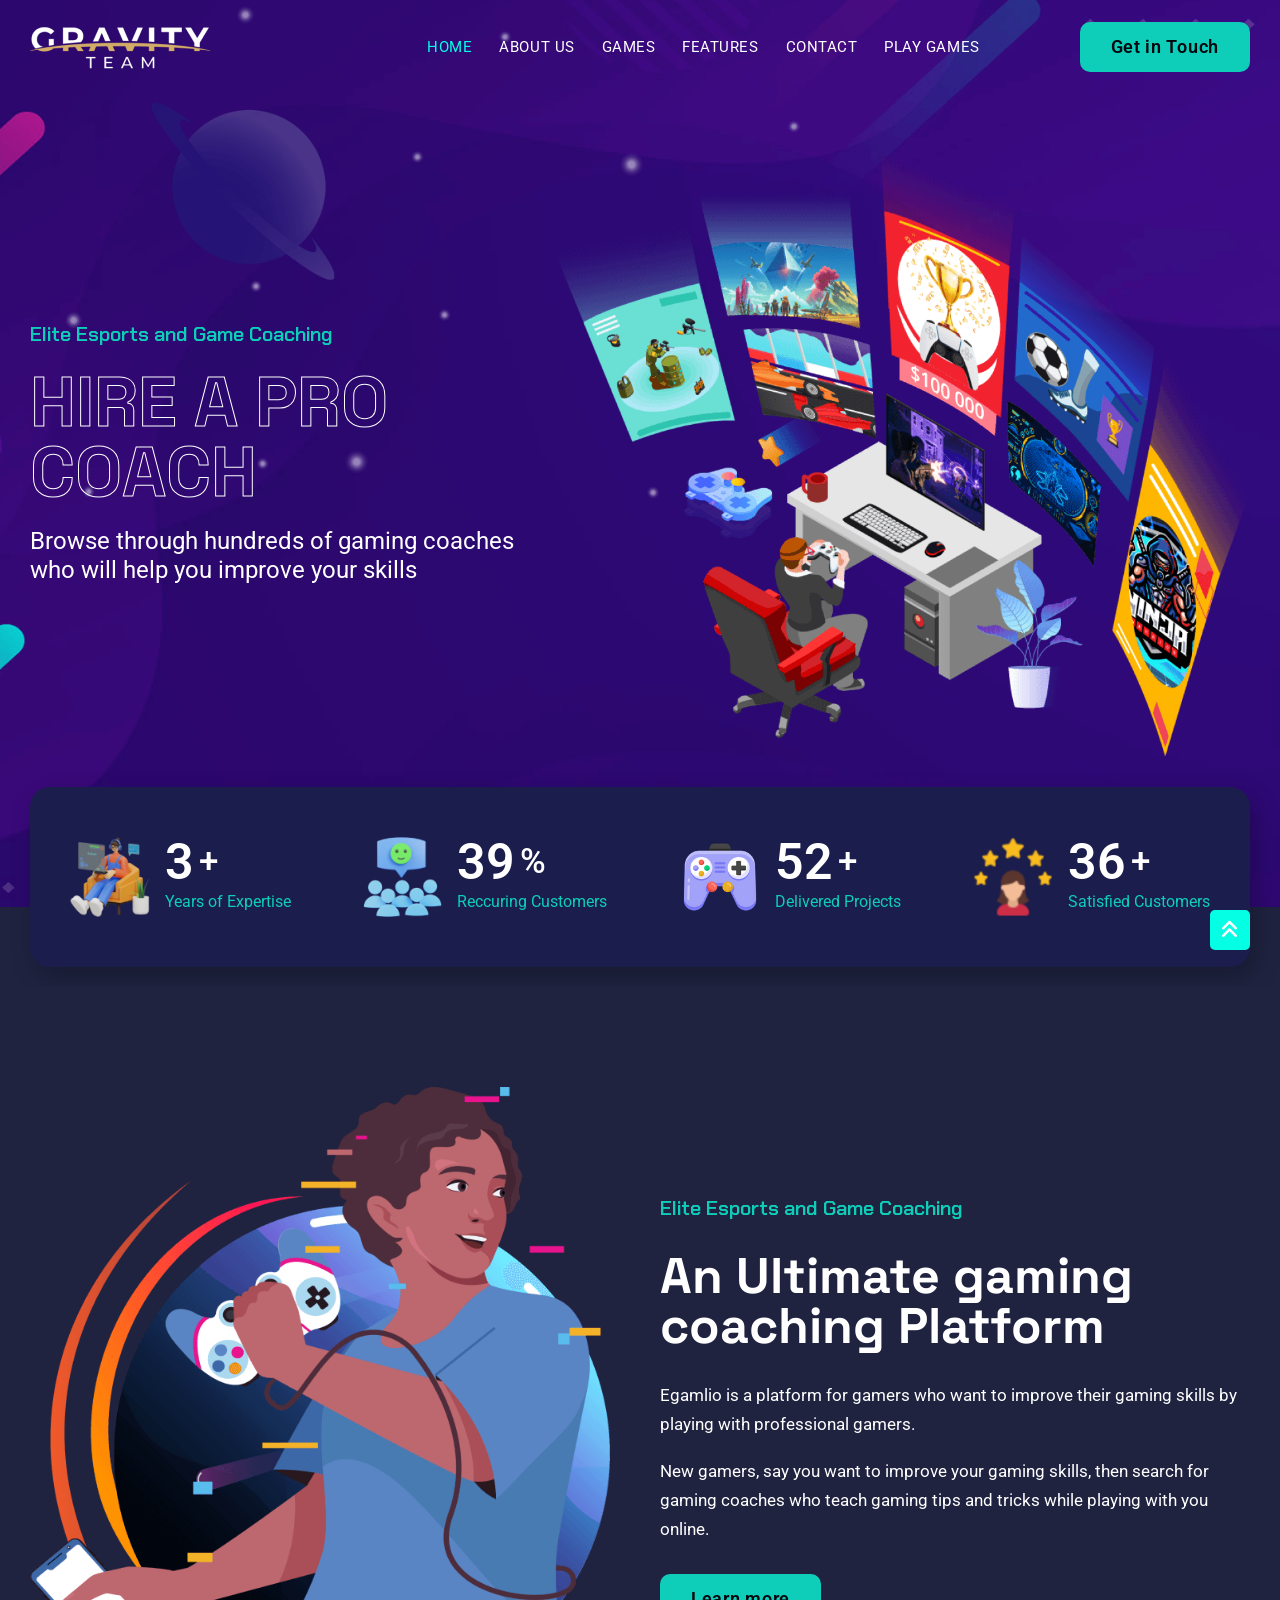
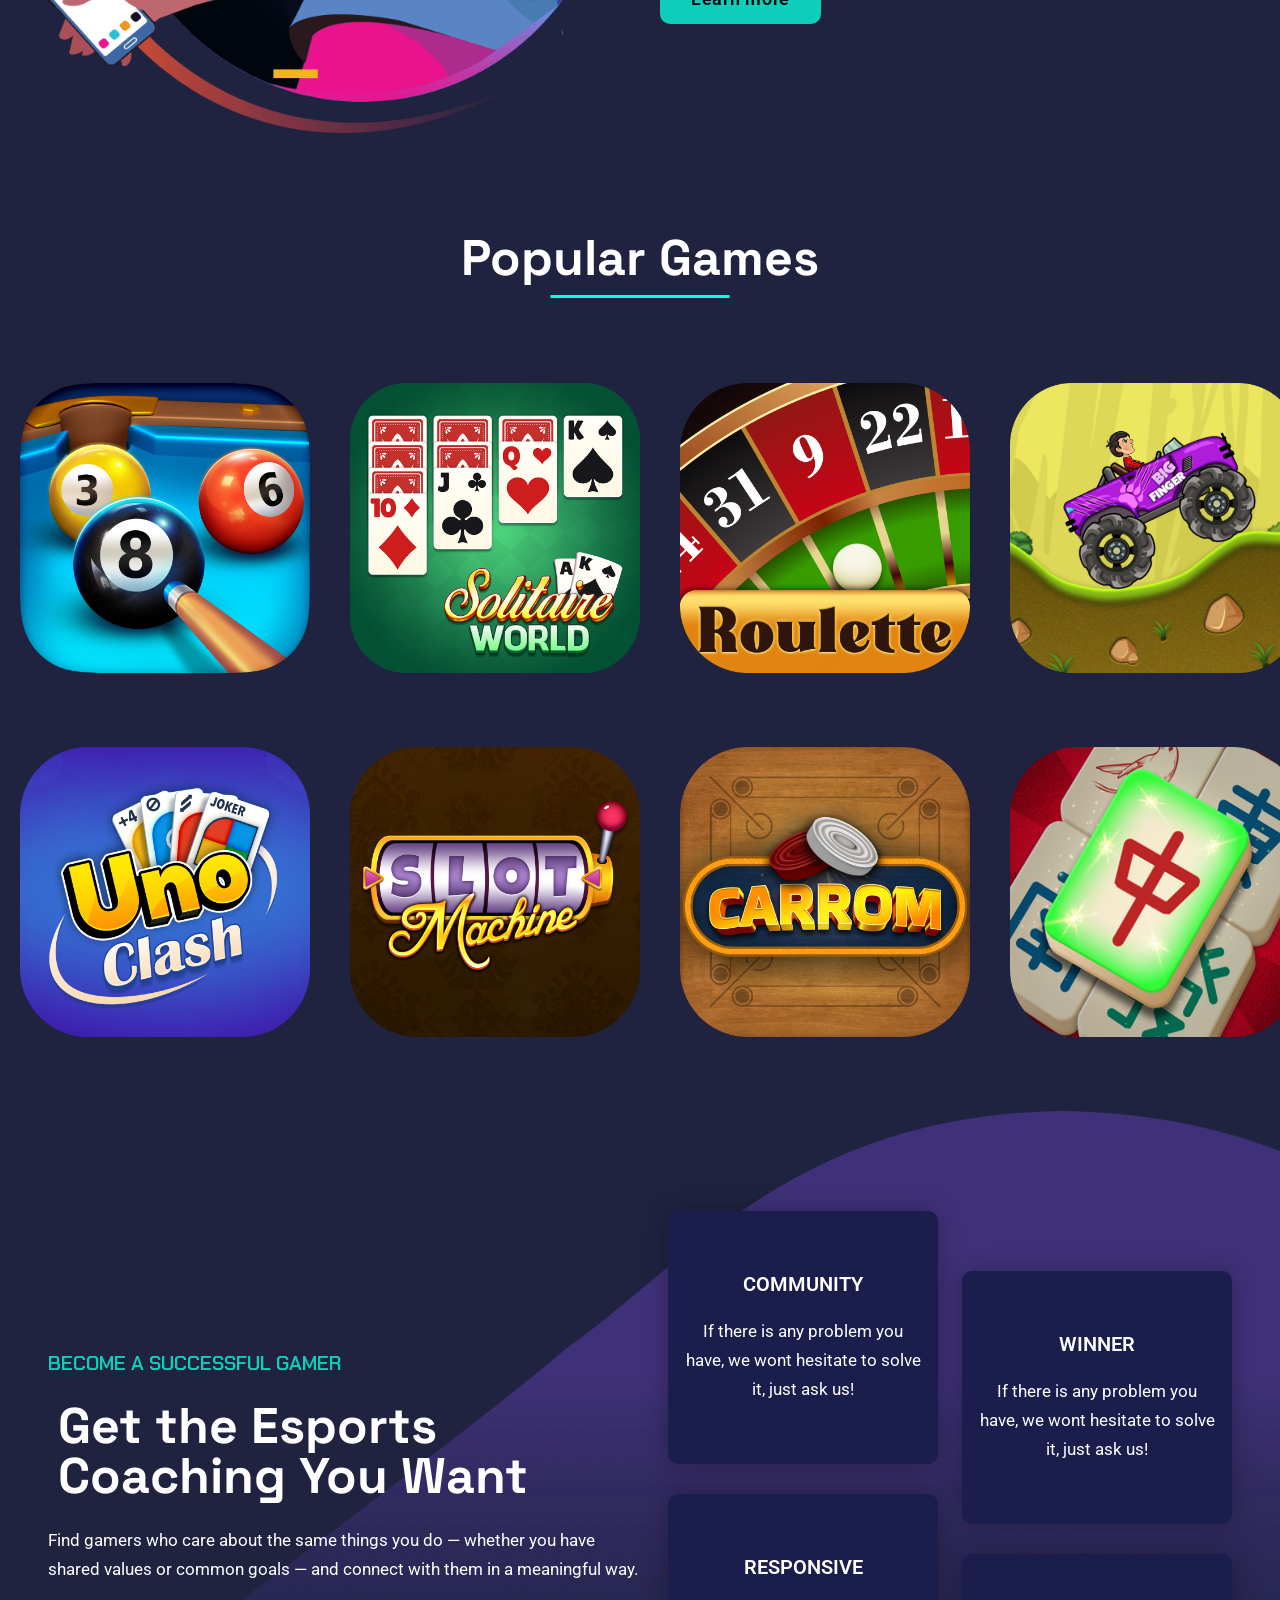
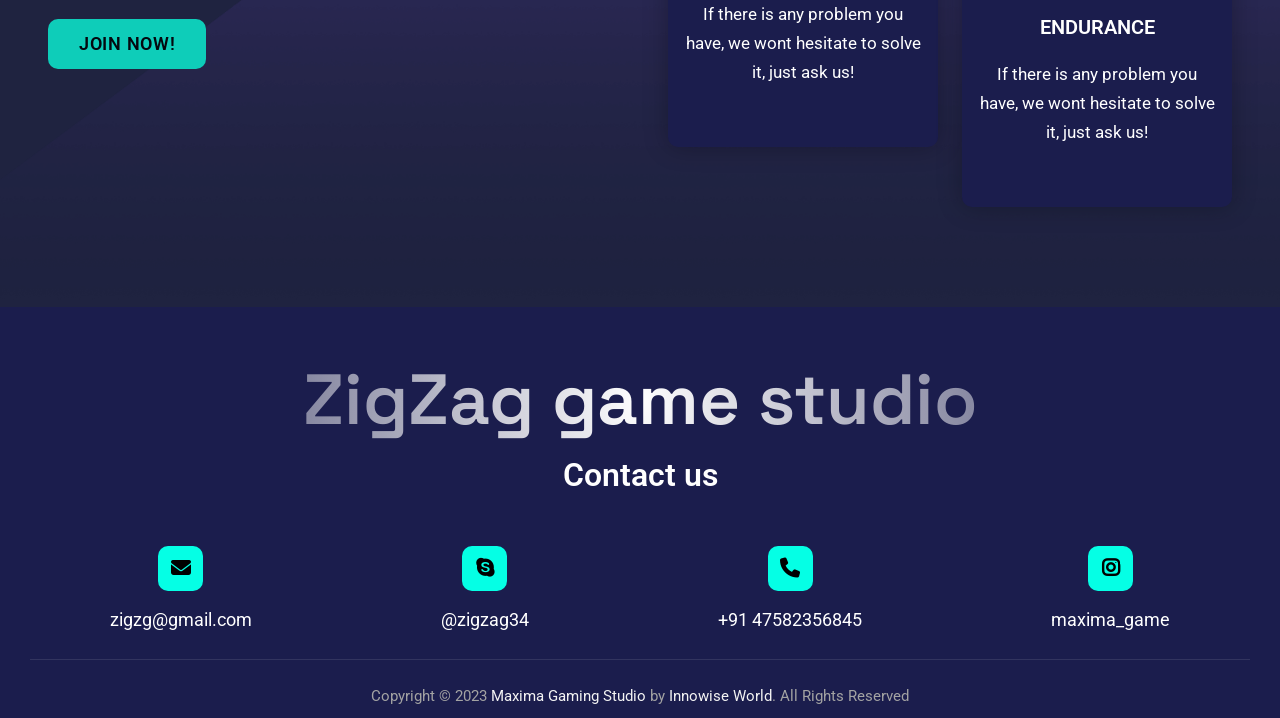
<file: index.html>
<!DOCTYPE html>
<html lang="en">

<head>
  <meta charset="UTF-8" />
  <meta http-equiv="X-UA-Compatible" content="IE=edge" />
  <meta name="viewport" content="width=device-width, initial-scale=1.0" />
  <title>Game</title>

  <link rel="stylesheet" type="text/css"
    href="https://cdnjs.cloudflare.com/ajax/libs/font-awesome/6.3.0/css/all.min.css" />

  <link rel="preconnect" href="https://fonts.googleapis.com" />
  <link rel="preconnect" href="https://fonts.gstatic.com" crossorigin />
  <link
    href="https://fonts.googleapis.com/css2?family=Chakra+Petch:ital,wght@0,300;0,400;0,500;0,600;0,700;1,300;1,400;1,500;1,600;1,700&display=swap"
    rel="stylesheet" />
  <link
    href="https://fonts.googleapis.com/css2?family=Roboto:ital,wght@0,100;0,300;0,400;0,500;0,700;0,900;1,100;1,300;1,400;1,500;1,700;1,900&display=swap"
    rel="stylesheet" />
  <link href="https://fonts.googleapis.com/css2?family=Space+Grotesk:wght@300..700&display=swap" rel="stylesheet" />
  <link rel="stylesheet" href="https://cdn.jsdelivr.net/npm/swiper@11/swiper-bundle.min.css" />
  <link rel="stylesheet" href="scss/style.css" />
</head>

<body>
  <header id="navbarsticky">
    <div class="container">
      <div class="main_header">
        <div class="logo">
          <img src="./img/logo.png" alt="logo_img" />
        </div>
        <div class="right_nav">
          <nav>
            <div class="menu">
              <ul id="menuid">
                <li class="topmenu active">
                  <a href="#home">Home</a>
                </li>
                <li class="topmenu">
                  <a href="#about_us">About us</a>
                </li>
                <li class="topmenu">
                  <a href="#games">Games</a>
                </li>
                <li class="topmenu submenu">
                  <a href="#service">Features </a>
                </li>
                <li class="topmenu">
                  <a href="#contact">Contact</a>
                </li>
                <li class="topmenu">
                  <a href="javascript:void(0)">Play Games</a>
                </li>
              </ul>
            </div>
          </nav>
          <div class="touch_button">
            <a href="steller/public_html/getintotouch.html " class="btn"><span class="text common_button">Get in Touch</span>
              <span><i class="fa fa-phone" aria-hidden="true"></i></span></a>
          </div>
          <div class="navIcon">
            <span></span>
            <span></span>
            <span></span>
          </div>
        </div>
      </div>
    </div>
  </header>
  <section class="main_banner" id="home">
    <div class="container">
      <div class="banner_inner">
        <div class="left_banner">
          <h5 class="sub_title slide2">Elite Esports and Game Coaching</h5>
          <h1 class="slide1">HIRE A PRO COACH</h1>
          <p class="xlr slide2">
            Browse through hundreds of gaming coaches who will help you
            improve your skills
          </p>
        </div>
        <div class="right_banner">
          <img src="./img/top_banner.png" alt="" />
        </div>
      </div>
    </div>
  </section>
  <section class="counter_main">
    <div class="container">
      <div class="counter_inner">
        <div class="counter_1">
          <div class="counter_img">
            <img src="./img/counter-icon-1.png" alt="counter_img" />
          </div>
          <div class="counter_text">
            <div class="counter_value" data-module="countup">
              <div class="stat-number" data-countup-number="7">7</div>
              <span>+</span>
            </div>
            <p>Years of Expertise</p>
          </div>
        </div>
        <div class="counter_1">
          <div class="counter_img">
            <img src="./img/counter-icon-2.png" alt="counter_img" />
          </div>
          <div class="counter_text">
            <div class="counter_value" data-module="countup">
              <div class="stat-number" data-countup-number="90">90</div>
              <span>%</span>
            </div>
            <p>Reccuring Customers</p>
          </div>
        </div>
        <div class="counter_1">
          <div class="counter_img">
            <img src="./img/counter-icon-3.png" alt="counter_img" />
          </div>
          <div class="counter_text">
            <div class="counter_value" data-module="countup">
              <div class="stat-number" data-countup-number="120">120</div>
              <span>+</span>
            </div>
            <p>Delivered Projects</p>
          </div>
        </div>
        <div class="counter_1">
          <div class="counter_img">
            <img src="./img/counter-icon-4.png" alt="counter_img" />
          </div>
          <div class="counter_text">
            <div class="counter_value" data-module="countup">
              <div class="stat-number" data-countup-number="84">84</div>
              <span>+</span>
            </div>
            <p>Satisfied Customers</p>
          </div>
        </div>
      </div>
    </div>
  </section>
  <section class="about_us" id="about_us">
    <div class="container">
      <div class="aboutus_inner">
        <div class="left_about">
          <img src="./img/about-us-img.png" alt="aboutus_img" />
        </div>
        <div class="right_about">
          <h5 class="sub_title">Elite Esports and Game Coaching</h5>
          <h2 class="title">An Ultimate gaming coaching Platform</h2>
          <p>
            Egamlio is a platform for gamers who want to improve their gaming
            skills by playing with professional gamers.
          </p>
          <br />
          <p>
            New gamers, say you want to improve your gaming skills, then
            search for gaming coaches who teach gaming tips and tricks while
            playing with you online.
          </p>
          <a href="javascript:void(0)" class="common_button btn">Learn more</a>
        </div>
      </div>
    </div>
  </section>
  <section class="games" id="games">
    <div class="games_inner">
      <div class="title">
        <h2>Popular Games</h2>
      </div>
      <div class="games_box">
        <div class="game_slide game_slider_1">
          <div class="box_main">
            <div class="box_inner">
              <a href="javascript:void(0)"><img src="./img/slider_1.png" alt="game_img" /></a>
            </div>
          </div>
          <div class="box_main">
            <div class="box_inner">
              <a href="javascript:void(0)"><img src="./img/slider_2.png" alt="game_img" /></a>
            </div>
          </div>
          <div class="box_main">
            <div class="box_inner">
              <a href="javascript:void(0)"><img src="./img/slider_3.png" alt="game_img" /></a>
            </div>
          </div>
          <div class="box_main">
            <div class="box_inner">
              <a href="javascript:void(0)">
                <img src="./img/slider_4.png" alt="game_img" /></a>
            </div>
          </div>
          <div class="box_main">
            <div class="box_inner">
              <a href="javascript:void(0)"><img src="./img/slider_5.png" alt="game_img" /></a>
            </div>
          </div>
          <div class="box_main">
            <div class="box_inner">
              <a href="javascript:void(0)"><img src="./img/slider_6.png" alt="game_img" /></a>
            </div>
          </div>
          <div class="box_main">
            <div class="box_inner">
              <a href="javascript:void(0)">
                <img src="./img/slider_14.png" alt="game_img" /></a>
            </div>
          </div>
        </div>
        <div class="game_slide game_slider_2">
          <div class="box_main">
            <div class="box_inner">
              <a href="javascript:void(0)">
                <img src="./img/slider_7.png" alt="game_img" /></a>
            </div>
          </div>
          <div class="box_main">
            <div class="box_inner">
              <a href="javascript:void(0)">
                <img src="./img/slider_8.png" alt="game_img" /></a>
            </div>
          </div>
          <div class="box_main">
            <div class="box_inner">
              <a href="javascript:void(0)"><img src="./img/slider_9.png" alt="game_img" />
              </a>
            </div>
          </div>
          <div class="box_main">
            <div class="box_inner">
              <a href="javascript:void(0)"><img src="./img/slider_10.png" alt="game_img" /></a>
            </div>
          </div>
          <div class="box_main">
            <div class="box_inner">
              <a href="javascript:void(0)"><img src="./img/slider_11.png" alt="game_img" /></a>
            </div>
          </div>
          <div class="box_main">
            <div class="box_inner">
              <a href="javascript:void(0)"><img src="./img/slider_12.png" alt="game_img" /></a>
            </div>
          </div>
          <div class="box_main">
            <div class="box_inner">
              <a href="javascript:void(0)">
                <img src="./img/slider_13.png" alt="game_img" /></a>
            </div>
          </div>
        </div>
      </div>
    </div>
  </section>
  <section class="features" id="service">
    <div class="container">
      <div class="features_inner">
        <div class="left_features slide1">
          <h5 class="sub_title">BECOME A SUCCESSFUL GAMER</h5>
          <h2>Get the Esports Coaching You Want</h2>
          <p>
            Find gamers who care about the same things you do — whether you
            have shared values or common goals — and connect with them in a
            meaningful way.
          </p>
          <a href="javascript:void(0)" class="common_button btn">JOIN NOW!</a>
        </div>
        <div class="right_features">
          <div class="feature_col col-1">
            <div class="feature_box">
              <div class="main_content">
                <h5>COMMUNITY</h5>
                <p>
                  If there is any problem you have, we wont hesitate to solve
                  it, just ask us!
                </p>
              </div>
            </div>
            <div class="feature_box">
              <div class="main_content">
                <h5>Responsive</h5>
                <p>
                  If there is any problem you have, we wont hesitate to solve
                  it, just ask us!
                </p>
              </div>
            </div>
          </div>
          <div class="feature_col col-2">
            <div class="feature_box">
              <div class="main_content">
                <h5>winner</h5>
                <p>
                  If there is any problem you have, we wont hesitate to solve
                  it, just ask us!
                </p>
              </div>
            </div>
            <div class="feature_box">
              <div class="main_content">
                <h5>endurance</h5>
                <p>
                  If there is any problem you have, we wont hesitate to solve
                  it, just ask us!
                </p>
              </div>
              <div class="hover_box">
                <div class="overlay"></div>
              </div>
            </div>
          </div>
        </div>
      </div>
    </div>
  </section>
<!-- 
  <section class="mobileapp">
    <div class="swiper-container">
      <div class="swiper-wrapper">
        <div class="swiper-slide">
          <img src="./img/phone_4.png" alt="" />
        </div>
        <div class="swiper-slide">
          <img src="./img/phone_1.png" alt="" />
        </div>
        <div class="swiper-slide">
          <img src="./img/phone_2.png" alt="" />
        </div>
        <div class="swiper-slide">
          <img src="./img/phone_3.png" alt="" />
        </div>

        <div class="swiper-slide">
          <img src="./img/phone_5.png" alt="" />
        </div>
        <div class="swiper-slide">
          <img src="./img/phone_6.png" alt="" />
        </div>
        <div class="swiper-slide">
          <img src="./img/phone_4.png" alt="" />
        </div>
        <div class="swiper-slide">
          <img src="./img/phone_1.png" alt="" />
        </div>
        <div class="swiper-slide">
          <img src="./img/phone_2.png" alt="" />
        </div>
        <div class="swiper-slide">
          <img src="./img/phone_3.png" alt="" />
        </div>

        <div class="swiper-slide">
          <img src="./img/phone_5.png" alt="" />
        </div>
        <div class="swiper-slide">
          <img src="./img/phone_6.png" alt="" />
        </div>
      </div>
      <div class="swiper-pagination"></div>
    </div>
  </section> -->

  <footer id="contact">
    <div class="container">
      <div class="footer_inner">
        <div class="heading">
          <h3>Contact us</h3>
          <div class="social_content">
           
            <div class="main_social_Icon">
              <span><i class="fa fa-envelope" aria-hidden="true"></i></span>
              <a href="javascript:void(0)"><span>zigzg@gmail.com</span></a>
            </div>
            <div class="main_social_Icon">
              <span><i class="fa-brands fa-skype"></i></span>
              <a href="javascript:void(0)"><span>@zigzag34</span></a>
            </div>
            <div class="main_social_Icon">
              <span><i class="fa fa-phone" aria-hidden="true"></i></span>
              <a href="tel:+91 9773278747"><span>+91 47582356845</span></a>
            </div>
            <div class="main_social_Icon">
              <span> <i class="fa-brands fa-instagram"></i></span>
              <a href="javascript:void(0)"><span>maxima_game</span></a>
            </div>
          </div>
        </div>
      

      </div>
      <p class="copyrights">
        Copyright © 2023 <a href="javascript:void(0)">Maxima Gaming Studio</a> by <a href="javascript:void(0)">Innowise World</a>. All Rights Reserved
      </p>
    </div>
  </footer>
  <!-- scroll to top functionality -->


  <button id="scrollToTopButton" title="Scroll to Top">
    <i class="fas fa-angle-double-up"></i>
  </button>
  <script src="https://code.jquery.com/jquery-3.6.0.min.js"
    integrity="sha256-/xUj+3OJU5yExlq6GSYGSHk7tPXikynS7ogEvDej/m4=" crossorigin="anonymous"></script>
  <script src="//code.jquery.com/jquery-1.11.0.min.js"></script>
  <script src="https://cdn.jsdelivr.net/npm/swiper@11/swiper-bundle.min.js"></script>

  <script src="./script/script.js"></script>
</body>

</html>
</file>
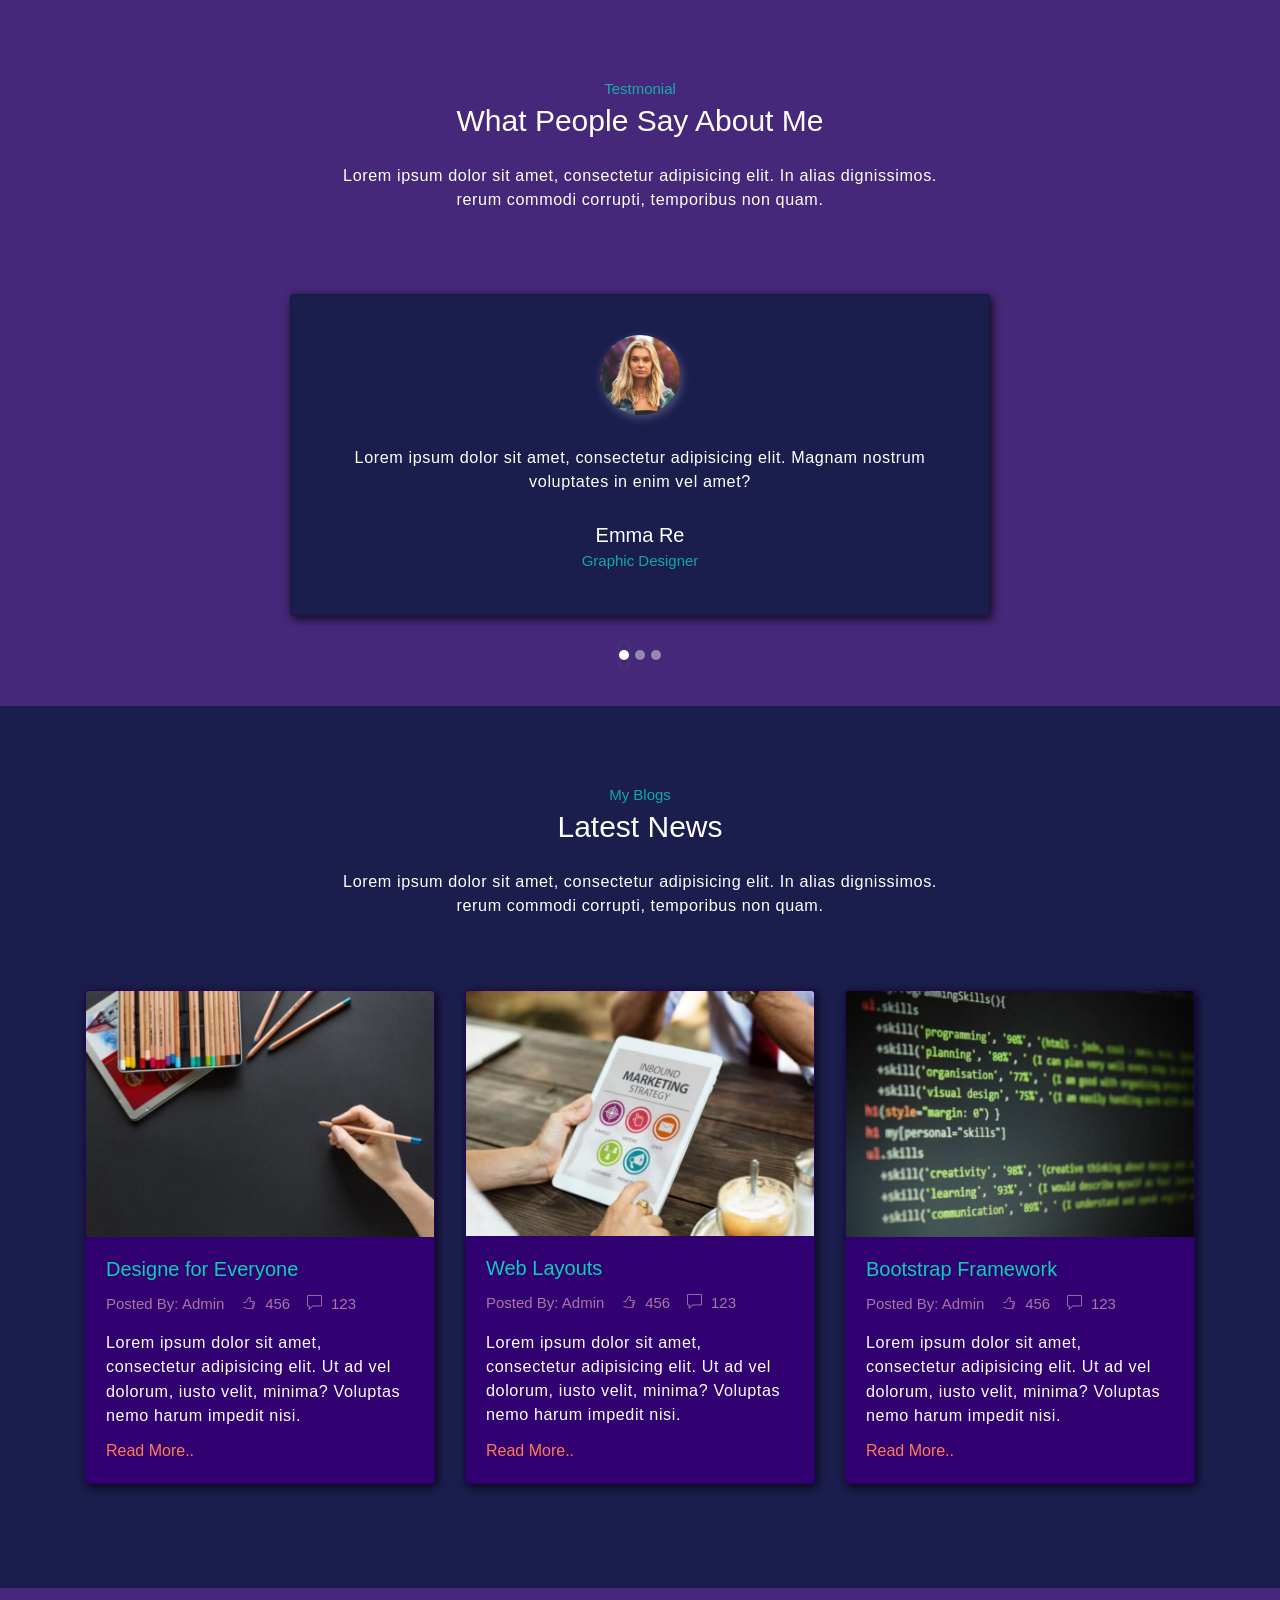
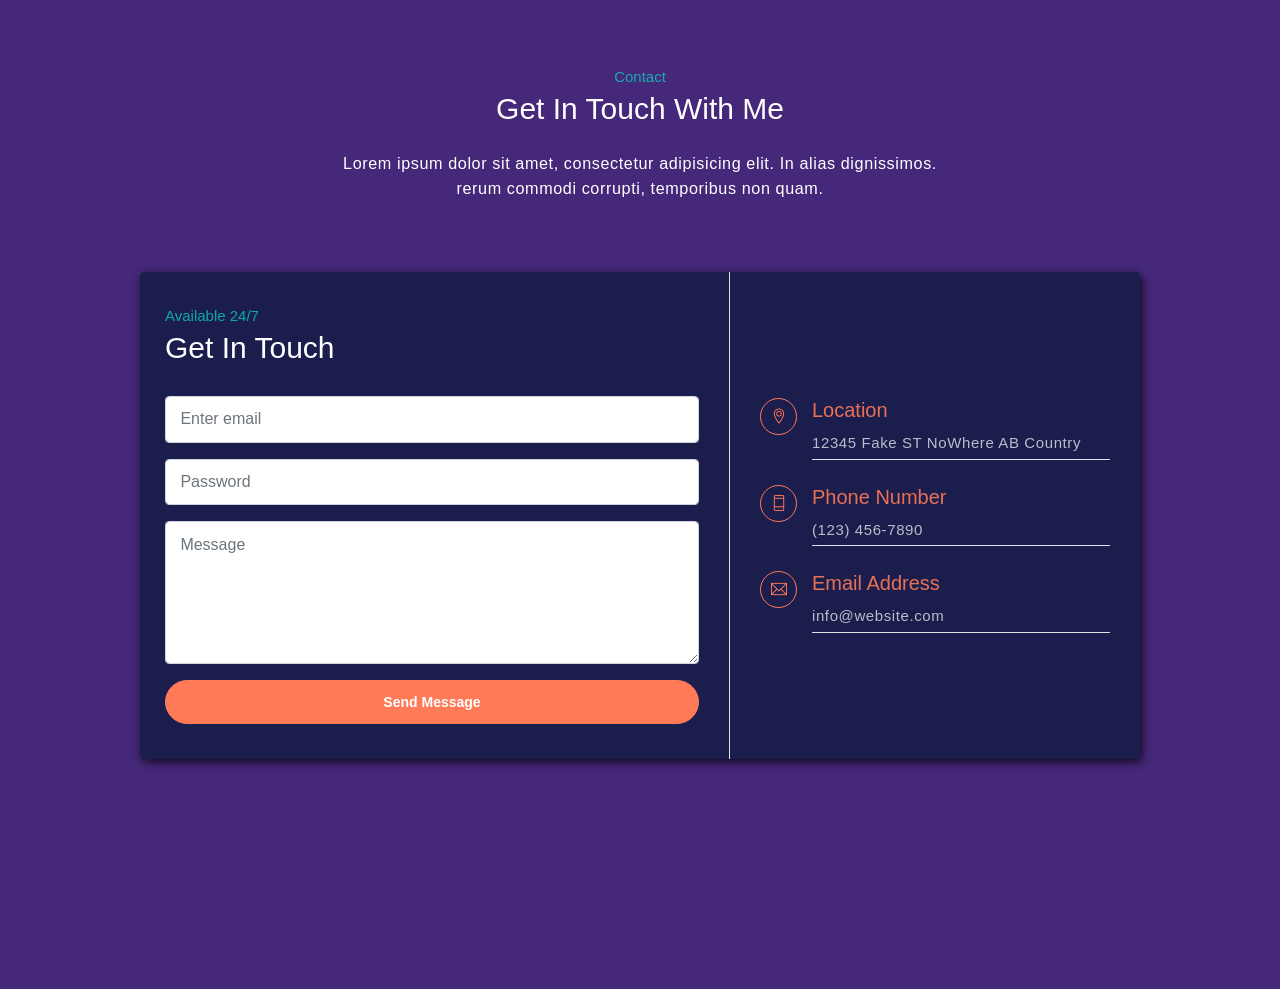
<file: steller/public_html/getintotouch.html>
<!DOCTYPE html>
<html lang="en">
<head>
	<meta charset="utf-8">
    <meta name="viewport" content="width=device-width, initial-scale=1, shrink-to-fit=no">
    <meta name="description" content="Start your development with Steller landing page.">
    <meta name="author" content="Devcrud">
    <title>Steller Landing page | Free Bootstrap 4.1 landing page</title>
    <!-- font icons -->
    <link rel="stylesheet" href="assets/vendors/themify-icons/css/themify-icons.css">
    <!-- Bootstrap + Steller main styles -->
	<link rel="stylesheet" href="assets/css/steller.css">
</head>
<body data-spy="scroll" data-target=".navbar" data-offset="40" id="home">
   
    <!-- Testmonial Section -->
    <section id="testmonial" class="section">
        <div class="container text-center">
            <h6 class="subtitle">Testmonial</h6>
            <h6 class="section-title mb-4">What People Say About Me</h6>
            <p class="mb-5 pb-4">Lorem ipsum dolor sit amet, consectetur adipisicing elit. In alias dignissimos. <br> rerum commodi corrupti, temporibus non quam.</p>


            <div id="carouselExampleIndicators" class="carousel slide" data-ride="carousel">
                <ol class="carousel-indicators">
                    <li data-target="#carouselExampleIndicators" data-slide-to="0" class="active"></li>
                    <li data-target="#carouselExampleIndicators" data-slide-to="1"></li>
                    <li data-target="#carouselExampleIndicators" data-slide-to="2"></li>
                </ol>
                <div class="carousel-inner">
                    <div class="carousel-item active">
                        <div class="card testmonial-card ">
                            <div class="card-body">
                                <img src="assets/imgs/avatar-1.jpg" alt="">
                                <p>Lorem ipsum dolor sit amet, consectetur adipisicing elit. Magnam nostrum voluptates in enim vel amet?</p>
                                <h1 class="title">Emma Re</h1>
                                <h1 class="subtitle">Graphic Designer</h1>
                            </div>
                        </div>
                    </div>
                    <div class="carousel-item">
                        <div class="card testmonial-card ">
                            <div class="card-body">
                                <img src="assets/imgs/avatar-2.jpg" alt="">
                                <p>Lorem ipsum dolor sit amet, consectetur adipisicing elit. Magnam nostrum voluptates in enim vel amet?</p>
                                <h1 class="title">James Bert</h1>
                                <h1 class="subtitle">Web Designer</h1>
                            </div>
                        </div>
                    </div>
                    <div class="carousel-item">
                        <div class="card testmonial-card ">
                            <div class="card-body">
                                <img src="assets/imgs/avatar-3.jpg" alt="">
                                <p>Lorem ipsum dolor sit amet, consectetur adipisicing elit. Magnam nostrum voluptates in enim vel amet?</p>
                                <h1 class="title">Michael Abra</h1>
                                <h1 class="subtitle">Web Developer</h1>
                            </div>
                        </div>
                    </div>
                </div>
            </div>
        </div>
    </section>
    <!-- End of testmonial section -->

    <!-- Blog Section -->
    <section id="blog" class="section">
        <div class="container text-center">
            <h6 class="subtitle">My Blogs</h6>
            <h6 class="section-title mb-4">Latest News</h6>
            <p class="mb-5 pb-4">Lorem ipsum dolor sit amet, consectetur adipisicing elit. In alias dignissimos. <br> rerum commodi corrupti, temporibus non quam.</p>

            <div class="row text-left">
                <div class="col-md-4">
                    <div class="card  mb-4">
                        <img src="assets/imgs/blog-1.jpg" alt="" class="card-img-top w-100">
                        <div class="card-body">
                            <h5 class="card-title">Designe for Everyone</h5>
                            <div class="post-details">
                                <a href="javascript:void(0)">Posted By: Admin</a>
                                <a href="javascript:void(0)"><i class="ti-thumb-up"></i> 456</a>
                                <a href="javascript:void(0)"><i class="ti-comment"></i> 123</a>
                            </div>
                            <p>Lorem ipsum dolor sit amet, consectetur adipisicing elit. Ut ad vel dolorum, iusto velit, minima? Voluptas nemo harum impedit nisi.</p>
                            <a href="javascript:void(0)">Read More..</a>
                        </div>
                    </div>
                </div>
                <div class="col-md-4">
                    <div class="card  mb-4">
                        <img src="assets/imgs/blog-2.jpg" alt="" class="card-img-top w-100">
                        <div class="card-body">
                            <h5 class="card-title">Web Layouts</h5>
                            <div class="post-details">
                                <a href="javascript:void(0)">Posted By: Admin</a>
                                <a href="javascript:void(0)"><i class="ti-thumb-up"></i> 456</a>
                                <a href="javascript:void(0)"><i class="ti-comment"></i> 123</a>
                            </div>
                            <p>Lorem ipsum dolor sit amet, consectetur adipisicing elit. Ut ad vel dolorum, iusto velit, minima? Voluptas nemo harum impedit nisi.</p>
                            <a href="javascript:void(0)">Read More..</a>
                        </div>
                    </div>
                </div>
                <div class="col-md-4">
                    <div class="card  mb-4">
                        <img src="assets/imgs/blog-3.jpg" alt="" class="card-img-top w-100">
                        <div class="card-body">
                            <h5 class="card-title">Bootstrap Framework</h5>
                            <div class="post-details">
                                <a href="javascript:void(0)">Posted By: Admin</a>
                                <a href="javascript:void(0)"><i class="ti-thumb-up"></i> 456</a>
                                <a href="javascript:void(0)"><i class="ti-comment"></i> 123</a>
                            </div>
                            <p>Lorem ipsum dolor sit amet, consectetur adipisicing elit. Ut ad vel dolorum, iusto velit, minima? Voluptas nemo harum impedit nisi.</p>
                            <a href="javascript:void(0)">Read More..</a>
                        </div>
                    </div>
                </div>
            </div>
        </div>
    </section>
 <!--End Blog Section -->


    <!-- Contact Section -->
    <section id="contact" class="position-relative section">
        <div class="container text-center">
            <h6 class="subtitle">Contact</h6>
            <h6 class="section-title mb-4">Get In Touch With Me</h6>
            <p class="mb-5 pb-4">Lorem ipsum dolor sit amet, consectetur adipisicing elit. In alias dignissimos. <br> rerum commodi corrupti, temporibus non quam.</p>

            <div class="contact text-left">
                <div class="form">
                    <h6 class="subtitle">Available 24/7</h6>
                    <h6 class="section-title mb-4">Get In Touch</h6>
                    <form>
                        <div class="form-group">
                            <input type="email" class="form-control" id="exampleInputEmail1" aria-describedby="emailHelp" placeholder="Enter email" required>
                        </div>
                        <div class="form-group">
                            <input type="password" class="form-control" id="exampleInputPassword1" placeholder="Password" required>
                        </div>
                        <div class="form-group">
                            <textarea name="contact-message" id="" cols="30" rows="5" class="form-control" placeholder="Message"></textarea>
                        </div>
                        <button type="submit" class="btn btn-primary btn-block rounded w-lg">Send Message</button>
                    </form>
                </div>
                <div class="contact-infos">
                    <div class="item">
                        <i class="ti-location-pin"></i>
                        <div class="">
                            <h5>Location</h5>
                            <p> 12345 Fake ST NoWhere AB Country</p>
                        </div>                          
                    </div>
                    <div class="item">
                        <i class="ti-mobile"></i>
                        <div>
                            <h5>Phone Number</h5>
                            <p>(123) 456-7890</p>
                        </div>                          
                    </div>
                    <div class="item">
                        <i class="ti-email"></i>
                        <div class="mb-0">
                            <h5>Email Address</h5>
                            <p>info@website.com</p>
                        </div>
                    </div>
                </div>                  
            </div>
        </div>  
        <div id="map">
            <iframe src="https://snazzymaps.com/embed/61257"></iframe>
        </div>      
    </section>
    <!-- End of Contact Section -->
	
	<!-- core  -->
    <script src="assets/vendors/jquery/jquery-3.4.1.js"></script>
    <script src="assets/vendors/bootstrap/bootstrap.bundle.js"></script>
    <!-- bootstrap 3 affix -->
	<script src="assets/vendors/bootstrap/bootstrap.affix.js"></script>

    <!-- steller js -->
    <script src="assets/js/steller.js"></script>



</body>
</html>
</file>
<file: scss/style.css>
* {
  margin: 0;
  padding: 0;
  box-sizing: border-box;
  scroll-behavior: smooth;
}

img {
  max-width: 100%;
  display: block;
}

body {
  font-style: normal;
}

body,
html {
  scroll-behavior: smooth;
  background-color: #1f2340;
}

li {
  list-style: none;
}

a {
  text-decoration: none;
  transition: all 0.5s ease-in-out;
  display: inline-flex;
}

.container {
  max-width: 1420px;
  width: 100%;
  padding: 0px 30px;
  margin: 0 auto;
}
@media screen and (max-width: 767px) {
  .container {
    padding: 0px 15px;
  }
}

.overflow {
  overflow: hidden !important;
}

h1 {
  -webkit-text-stroke-width: 1px;
  color: rgba(255, 255, 255, 0);
  -webkit-text-stroke-color: #ffffff;
  font: normal normal 900 70px/70px "Space Grotesk";
}
@media screen and (max-width: 1140px) {
  h1 {
    font-size: 60px;
    line-height: 60px;
  }
}
@media screen and (max-width: 1023px) {
  h1 {
    font-size: 55px;
    line-height: 55px;
  }
}
@media screen and (max-width: 575px) {
  h1 {
    font-size: 50px;
    line-height: 50px;
  }
}

h2 {
  font: normal normal 700 60px/60px "Space Grotesk";
  color: #fff;
}
@media screen and (max-width: 1280px) {
  h2 {
    font-size: 50px;
    line-height: 50px;
  }
}
@media screen and (max-width: 1140px) {
  h2 {
    font-size: 45px;
    line-height: 45px;
  }
}
@media screen and (max-width: 991px) {
  h2 {
    font-size: 40px;
    line-height: 40px;
  }
}
@media screen and (max-width: 575px) {
  h2 {
    font-size: 34px;
    line-height: 40px;
  }
}

h3 {
  font: normal normal 600 35px/45px "Roboto";
  color: #fff;
}
@media screen and (max-width: 1280px) {
  h3 {
    font-size: 32px;
    line-height: 42px;
  }
}
@media screen and (max-width: 1140px) {
  h3 {
    font-size: 30px;
    line-height: 40px;
  }
}
@media screen and (max-width: 991px) {
  h3 {
    font-size: 25px;
    line-height: 35px;
  }
}

h5 {
  font: normal normal 600 24px/30px "Roboto";
  color: #fff;
}
@media screen and (max-width: 1280px) {
  h5 {
    font-size: 20px;
    line-height: 26px;
  }
}
@media screen and (max-width: 1140px) {
  h5 {
    font-size: 18px;
    line-height: 24px;
  }
}
@media screen and (max-width: 991px) {
  h5 {
    font-size: 17px;
    line-height: 23px;
  }
}

p {
  font: normal normal 400 18px/30px "Roboto";
  color: #fff;
}
@media screen and (max-width: 1280px) {
  p {
    font-size: 17px;
    line-height: 29px;
  }
}
@media screen and (max-width: 991px) {
  p {
    font-size: 16px;
    line-height: 25px;
  }
}

.sub_title {
  color: #0ecdb9;
  font-family: "Chakra Petch";
}

.btn {
  font-family: Roboto;
  font-weight: 600;
  font-size: 18px;
  line-height: 28px;
  letter-spacing: 0.7px;
}
@media screen and (max-width: 991px) {
  .btn {
    font-size: 17px;
    letter-spacing: 0.2px;
    line-height: 20px;
  }
}

.common_button {
  color: #04080f;
  background-color: #0ecdb9;
  padding: 10px 30px;
  text-align: center;
  transition: all 0.5s ease-in-out;
  border: 1px solid transparent;
  border-radius: 10px;
}
@media screen and (max-width: 991px) {
  .common_button {
    padding: 10px 15px;
  }
}
.common_button:hover {
  color: #fff;
  background: transparent;
  border: 1px solid #0ecdb9;
}

.sticky {
  box-shadow: 0px 0px 17px 0px rgba(95, 121, 255, 0.54);
  background-color: #1b1d4d;
}

#scrollToTopButton {
  cursor: pointer;
  position: fixed;
  width: 40px;
  height: 40px;
  bottom: 50px;
  right: 30px;
  background-color: #05ffe5;
  border: none;
  color: #fff;
  border-radius: 5px;
  opacity: 1;
  z-index: 1000;
  line-height: 40px;
  font-size: 20px;
  transition: all 0.5s ease-in-out;
  transform: translateY(100px);
}
@media screen and (max-width: 639px) {
  #scrollToTopButton {
    bottom: 30px;
    right: 15px;
  }
}

.scroll_active#scrollToTopButton {
  transform: translateY(0);
}

.slide1 {
  animation: 3s slide1;
}

@keyframes slide1 {
  0% {
    opacity: 0;
    transform: translate3d(-100%, 0, 0);
  }
  100% {
    opacity: 1;
    transform: none;
  }
}
.slide2 {
  animation: 3s slide2;
}

@keyframes slide2 {
  0% {
    opacity: 0;
    transform: translate3d(100%, 0, 0);
  }
  100% {
    opacity: 1;
    transform: none;
  }
}
.bottom_to_top {
  animation: 3s bottom_to_top;
}

@keyframes bottom_to_top {
  0% {
    opacity: 0;
    transform: translate3d(0, 100%, 0);
  }
  100% {
    opacity: 1;
    transform: translateZ(0);
  }
}
header {
  padding: 22px 0px 23px;
  position: fixed;
  z-index: 20;
  transition: all 0.5s ease-in-out;
  width: 100%;
}
@media screen and (max-width: 991px) {
  header {
    padding: 18px 0px 19px;
  }
}
header .main_header {
  display: flex;
  justify-content: center;
  align-items: center;
  justify-content: space-between;
}
header .main_header .right_nav {
  font-family: Roboto;
  display: flex;
  justify-content: center;
  align-items: center;
  justify-content: space-between;
  gap: 100px;
}
@media screen and (max-width: 1140px) {
  header .main_header .right_nav {
    gap: 85px;
  }
}
@media screen and (max-width: 1023px) {
  header .main_header .right_nav {
    gap: 65px;
  }
}
@media screen and (max-width: 991px) {
  header .main_header .right_nav {
    gap: 20px;
  }
}
@media screen and (max-width: 575px) {
  header .main_header .right_nav {
    gap: 10px;
  }
}
@media screen and (max-width: 991px) {
  header .main_header .right_nav nav {
    position: fixed;
    width: 100%;
    height: -moz-max-content;
    height: max-content;
    background-color: #1b1d4d;
    right: 0;
    top: -150%;
    z-index: 1;
    display: flex;
    justify-content: flex-start;
    padding-block: 100px;
    transition: all 0.5s ease-in-out;
  }
}
header .main_header .right_nav nav .menu ul {
  display: flex;
  justify-content: center;
  align-items: center;
  gap: 27px;
}
@media screen and (max-width: 1140px) {
  header .main_header .right_nav nav .menu ul {
    gap: 20px;
  }
}
@media screen and (max-width: 991px) {
  header .main_header .right_nav nav .menu ul {
    display: flex;
    flex-direction: column;
    justify-content: start;
    height: 100%;
    gap: 30px;
    align-items: start;
    padding-left: 50px;
  }
}
header .main_header .right_nav nav .menu ul li a {
  color: #fff;
  font-size: 15px;
  font-weight: 400;
  line-height: 24px;
  letter-spacing: 0.53px;
  text-transform: uppercase;
}
@media screen and (max-width: 1140px) {
  header .main_header .right_nav nav .menu ul li a {
    line-height: 20px;
    letter-spacing: 0;
  }
}
header .main_header .right_nav nav .menu ul li a span {
  width: 11.314px;
  height: 11.314px;
  transform: rotate(-45deg);
  border-bottom: 1px solid #fff;
  border-left: 1px solid #fff;
  margin-top: 3px;
  margin-left: 9px;
  transition: all 0.5s ease-in-out;
}
header .main_header .right_nav nav .menu ul li a:hover {
  color: #05ffe5;
}
header .main_header .right_nav nav .menu ul li a:hover > span {
  border-bottom: 1px solid #5fa4e6;
  border-left: 1px solid #5fa4e6;
}
@media screen and (max-width: 991px) {
  header .main_header .right_nav nav .menu ul li a:hover > span {
    border-bottom: 1px solid #04080f;
    border-left: 1px solid #04080f;
  }
}
header .main_header .right_nav nav .menu ul li ul.hovermenu {
  padding: 20px;
  max-width: -moz-max-content;
  max-width: max-content;
  width: 100%;
  gap: 15px;
  flex-direction: column;
  background: linear-gradient(135deg, #665dcd 0%, #5fa4e6 44.76%, #d2ab67 100%);
  position: absolute;
  z-index: 999;
  line-height: 26px;
  transition: all 0.3s ease-in-out;
  border-radius: 4px;
  box-shadow: 0px 0px 3px 0px rgb(199, 199, 199);
}
@media screen and (max-width: 991px) {
  header .main_header .right_nav nav .menu ul li ul.hovermenu {
    position: unset;
    background: transparent;
    box-shadow: unset;
    padding: 15px 0px 0px 30px;
  }
}
header .main_header .right_nav nav .menu ul li ul.hovermenu li a {
  color: #fff;
  position: relative;
}
header .main_header .right_nav nav .menu ul li ul.hovermenu li a:hover {
  color: #04080f;
}
header .main_header .right_nav nav .menu ul li ul.hovermenu .active1 a {
  color: #04080f;
}
header .main_header .right_nav nav .menu ul .active a {
  color: #05ffe5;
}
@media screen and (max-width: 991px) {
  header .main_header .right_nav .navIcon.activeMenu span:nth-child(2) {
    display: none;
  }
  header .main_header .right_nav .navIcon.activeMenu span:nth-child(1) {
    transform: rotate(45deg);
  }
  header .main_header .right_nav .navIcon.activeMenu span:last-child {
    transform: rotate(-45deg);
    margin-top: -9px;
  }
  header .main_header .right_nav nav.activenav {
    top: 0;
  }
}
@media screen and (max-width: 991px) and (max-width: 575px) {
  header .main_header .right_nav .navIcon.activeMenu span:last-child {
    margin-top: -7px;
  }
}
header .main_header .right_nav .navIcon {
  display: none;
}
@media screen and (max-width: 991px) {
  header .main_header .right_nav .navIcon {
    display: block;
    cursor: pointer;
    z-index: 9;
  }
}
header .main_header .right_nav .navIcon span {
  display: block;
  width: 32px;
  height: 3px;
  margin-block: 6px;
  border-radius: 2px;
  background: #fff;
  transition: all 0.5s ease-in-out;
}
@media screen and (max-width: 575px) {
  header .main_header .right_nav .navIcon span {
    width: 25px;
    margin-block: 4px;
    height: 3px;
  }
}
@media screen and (max-width: 575px) {
  header .main_header .right_nav .touch_button a .text {
    display: none;
  }
}
header .main_header .right_nav .touch_button a span i {
  display: none;
  color: #05ffe5;
  font-size: 24px;
  margin-top: 4px;
}
header .main_header .right_nav .touch_button a span i:hover {
  color: #fff;
}
@media screen and (max-width: 575px) {
  header .main_header .right_nav .touch_button a span i {
    display: block;
  }
}

.main_banner {
  background: url("../img/banner_bg.png") no-repeat;
  background-size: cover;
  height: 100%;
  padding-block: 150px;
}
@media screen and (max-width: 991px) {
  .main_banner {
    padding: 100px 0 200px;
  }
}
@media screen and (max-width: 575px) {
  .main_banner {
    padding: 80px 0 160px;
  }
}
.main_banner .banner_inner {
  display: flex;
  justify-content: center;
  align-items: center;
}
@media screen and (max-width: 991px) {
  .main_banner .banner_inner {
    flex-direction: column;
    gap: 50px;
  }
}
.main_banner .banner_inner .left_banner {
  max-width: 526px;
  width: 100%;
}
@media screen and (max-width: 991px) {
  .main_banner .banner_inner .left_banner {
    order: 1;
    max-width: 100%;
  }
}
.main_banner .banner_inner .left_banner h1 {
  padding-block: 20px;
}
@media screen and (max-width: 575px) {
  .main_banner .banner_inner .left_banner h1 {
    padding-block: 15px;
  }
}
.main_banner .banner_inner .left_banner .xlr {
  font-size: 24px;
}
@media screen and (max-width: 1140px) {
  .main_banner .banner_inner .left_banner .xlr {
    font-size: 20px;
  }
}
@media screen and (max-width: 1023px) {
  .main_banner .banner_inner .left_banner .xlr {
    font-size: 18px;
  }
}
@media screen and (max-width: 575px) {
  .main_banner .banner_inner .left_banner .xlr {
    font-size: 17px;
  }
}

.counter_main .counter_inner {
  border-radius: 20px;
  background-color: #1b1d4d;
  box-shadow: 6px 10.392px 24px 0 rgba(0, 0, 0, 0.25);
  padding: 60px;
  margin-bottom: 20px;
  display: flex;
  justify-content: center;
  align-items: center;
  justify-content: space-between;
  margin-top: -120px;
  flex-wrap: wrap;
  gap: 40px;
  display: grid;
  grid-template-columns: auto auto auto auto;
}
@media screen and (max-width: 1280px) {
  .counter_main .counter_inner {
    padding: 50px 40px;
    gap: 30px;
  }
}
@media screen and (max-width: 1140px) {
  .counter_main .counter_inner {
    grid-template-columns: auto auto;
    margin-inline: auto;
    justify-content: space-around;
    row-gap: 40px;
  }
}
@media screen and (max-width: 767px) {
  .counter_main .counter_inner {
    flex-direction: column;
    padding: 40px 15px;
    grid-template-columns: auto;
  }
}
.counter_main .counter_inner .counter_1 {
  display: flex;
  justify-content: center;
  align-items: center;
  gap: 15px;
}
.counter_main .counter_inner .counter_1 .counter_img img {
  max-width: 90px;
  height: 90px;
}
@media screen and (max-width: 1340px) {
  .counter_main .counter_inner .counter_1 .counter_img img {
    max-width: 80px;
    height: 80px;
  }
}
@media screen and (max-width: 767px) {
  .counter_main .counter_inner .counter_1 .counter_img img {
    max-width: 75px;
    height: 75px;
  }
}
.counter_main .counter_inner .counter_1 .counter_text {
  width: -moz-max-content;
  width: max-content;
}
.counter_main .counter_inner .counter_1 .counter_text .counter_value {
  display: flex;
  justify-content: center;
  align-items: center;
  color: #fff;
  justify-content: start;
  font: normal normal 600 60px/60px "Roboto";
}
@media screen and (max-width: 1340px) {
  .counter_main .counter_inner .counter_1 .counter_text .counter_value {
    font-size: 50px;
    line-height: 50px;
  }
}
.counter_main .counter_inner .counter_1 .counter_text .counter_value span {
  font-size: 40px;
  margin-left: 5px;
  font-weight: 500;
}
@media screen and (max-width: 1340px) {
  .counter_main .counter_inner .counter_1 .counter_text .counter_value span {
    font-size: 35px;
  }
}
.counter_main .counter_inner .counter_1 .counter_text p {
  color: #0ecdb9;
}
@media screen and (max-width: 1280px) {
  .counter_main .counter_inner .counter_1 .counter_text p {
    font-size: 16px;
  }
}

.about_us {
  background-color: #1f2340;
  padding-block: 120px;
}
@media screen and (max-width: 1280px) {
  .about_us {
    padding-block: 100px;
  }
}
@media screen and (max-width: 991px) {
  .about_us {
    padding-block: 60px;
  }
}
.about_us .aboutus_inner {
  display: flex;
  justify-content: center;
  align-items: center;
  gap: 50px;
}
@media screen and (max-width: 991px) {
  .about_us .aboutus_inner {
    flex-direction: column-reverse;
  }
}
.about_us .aboutus_inner .right_about {
  max-width: 636px;
  width: 100%;
}
@media screen and (max-width: 1280px) {
  .about_us .aboutus_inner .right_about {
    max-width: 590px;
  }
}
@media screen and (max-width: 1140px) {
  .about_us .aboutus_inner .right_about {
    max-width: 500px;
  }
}
@media screen and (max-width: 991px) {
  .about_us .aboutus_inner .right_about {
    max-width: 100%;
  }
}
.about_us .aboutus_inner .right_about h2 {
  padding-block: 35px;
}
@media screen and (max-width: 1280px) {
  .about_us .aboutus_inner .right_about h2 {
    padding-block: 30px;
  }
}
@media screen and (max-width: 1140px) {
  .about_us .aboutus_inner .right_about h2 {
    padding-block: 25px;
  }
}
@media screen and (max-width: 991px) {
  .about_us .aboutus_inner .right_about h2 {
    padding-block: 15px;
  }
}
.about_us .aboutus_inner .right_about a {
  margin-top: 35px;
}
@media screen and (max-width: 1280px) {
  .about_us .aboutus_inner .right_about a {
    margin-top: 30px;
  }
}
@media screen and (max-width: 1140px) {
  .about_us .aboutus_inner .right_about a {
    margin-top: 25px;
  }
}
@media screen and (max-width: 991px) {
  .about_us .aboutus_inner .right_about a {
    margin-top: 15px;
  }
}

.features {
  background: url("../img/features-bg.png") no-repeat;
  background-size: cover;
  padding-block: 120px;
  background-position: top;
}
@media screen and (max-width: 1280px) {
  .features {
    padding-block: 100px;
  }
}
@media screen and (max-width: 991px) {
  .features {
    padding-block: 50px;
  }
}
.features .features_inner {
  display: flex;
  justify-content: center;
  align-items: center;
  gap: 30px;
}
@media screen and (max-width: 991px) {
  .features .features_inner {
    flex-direction: column;
  }
}
.features .features_inner .left_features {
  max-width: 636px;
  width: 100%;
}
@media screen and (max-width: 1280px) {
  .features .features_inner .left_features {
    max-width: 590px;
  }
}
@media screen and (max-width: 1140px) {
  .features .features_inner .left_features {
    max-width: 500px;
  }
}
@media screen and (max-width: 991px) {
  .features .features_inner .left_features {
    max-width: 100%;
  }
}
.features .features_inner .left_features h2 {
  padding: 25px 10px;
}
.features .features_inner .left_features p {
  padding-bottom: 35px;
}
.features .features_inner .right_features {
  display: flex;
  justify-content: center;
  align-items: center;
  gap: 24px;
}
@media screen and (max-width: 1023px) {
  .features .features_inner .right_features {
    gap: 16px;
  }
}
@media screen and (max-width: 991px) {
  .features .features_inner .right_features {
    gap: 24px;
  }
}
@media screen and (max-width: 767px) {
  .features .features_inner .right_features {
    gap: 16px;
  }
}
@media screen and (max-width: 575px) {
  .features .features_inner .right_features {
    flex-direction: column;
    width: 100%;
    gap: 20px;
  }
}
.features .features_inner .right_features .col-1 {
  margin-bottom: 60px;
}
@media screen and (max-width: 991px) {
  .features .features_inner .right_features .col-1 {
    margin: 0;
  }
}
.features .features_inner .right_features .col-2 {
  margin-top: 60px;
}
@media screen and (max-width: 991px) {
  .features .features_inner .right_features .col-2 {
    margin: 0;
  }
}
.features .features_inner .right_features .feature_col {
  display: flex;
  justify-content: center;
  align-items: center;
  flex-direction: column;
  gap: 30px;
}
@media screen and (max-width: 575px) {
  .features .features_inner .right_features .feature_col {
    width: 100%;
    gap: 20px;
  }
}
.features .features_inner .right_features .feature_col .feature_box {
  background-color: #1b1d4d;
  border-radius: 10px;
  width: 306px;
  padding: 60px 15px;
  transition: all 0.5s ease-in-out;
  box-shadow: 0px 0px 24px 0 rgba(0, 0, 0, 0.27);
}
@media screen and (max-width: 1280px) {
  .features .features_inner .right_features .feature_col .feature_box {
    width: 270px;
  }
}
@media screen and (max-width: 1023px) {
  .features .features_inner .right_features .feature_col .feature_box {
    width: 240px;
  }
}
@media screen and (max-width: 991px) {
  .features .features_inner .right_features .feature_col .feature_box {
    width: 306px;
  }
}
@media screen and (max-width: 767px) {
  .features .features_inner .right_features .feature_col .feature_box {
    width: 270px;
  }
}
@media screen and (max-width: 639px) {
  .features .features_inner .right_features .feature_col .feature_box {
    width: 230px;
  }
}
@media screen and (max-width: 575px) {
  .features .features_inner .right_features .feature_col .feature_box {
    width: 100%;
  }
}
.features .features_inner .right_features .feature_col .feature_box .main_content {
  text-align: center;
}
.features .features_inner .right_features .feature_col .feature_box .main_content h5 {
  text-transform: uppercase;
  margin-bottom: 20px;
}
.features .features_inner .right_features .feature_col .feature_box:hover {
  box-shadow: 0px 0px 24px 0 rgba(0, 0, 0, 0.78);
}

.games {
  padding: 0 0 90px;
}
@media screen and (max-width: 1280px) {
  .games {
    padding: 0 0 70px;
  }
}
@media screen and (max-width: 991px) {
  .games {
    padding: 10px 0 50px;
  }
}
.games .games_inner .title {
  margin: 0 auto;
  text-align: center;
}
.games .games_inner .title h2 {
  padding-bottom: 20px;
  position: relative;
  width: -moz-max-content;
  width: max-content;
  margin: 0 auto;
}
.games .games_inner .title h2::after {
  content: "";
  position: absolute;
  bottom: 5px;
  left: 50%;
  transform: translateX(-50%);
  width: 50%;
  height: 3px;
  background-color: #05ffe5;
}
.games .games_inner .games_box {
  padding-top: 80px;
  display: flex;
  flex-direction: column;
  gap: 70px;
}
@media screen and (max-width: 991px) {
  .games .games_inner .games_box {
    gap: 50px;
    padding-top: 50px;
  }
}
@media screen and (max-width: 639px) {
  .games .games_inner .games_box {
    gap: 35px;
    padding-top: 40px;
  }
}
.games .games_inner .games_box .game_slide {
  display: flex;
}
.games .games_inner .games_box .game_slide .box_main {
  max-width: 330px;
  width: 100%;
}
@media screen and (max-width: 991px) {
  .games .games_inner .games_box .game_slide .box_main {
    max-width: 280px;
  }
}
@media screen and (max-width: 639px) {
  .games .games_inner .games_box .game_slide .box_main {
    max-width: 220px;
  }
}
.games .games_inner .games_box .game_slide .box_main .box_inner {
  padding: 0 20px;
}
@media screen and (max-width: 991px) {
  .games .games_inner .games_box .game_slide .box_main .box_inner {
    padding: 0 15px;
  }
}
@media screen and (max-width: 639px) {
  .games .games_inner .games_box .game_slide .box_main .box_inner {
    padding: 0 10px;
  }
}

.mobileapp {
  padding-top: 50px;
  padding-bottom: 100px;
}
.mobileapp .swiper-slide {
  width: 300px;
}

footer {
  background-color: #1b1d4d;
  padding: 100px 0 15px;
  position: relative;
}
footer::before {
  content: "ZigZag game studio";
  margin-left: 0px;
  margin-top: -20px;
  --bg-text-color-1: #ffffff;
  --bg-text-color-2: rgba(234, 89, 6, 0);
  --bg-text-location-1: 0%;
  --bg-text-location-2: 100%;
  background-color: transparent;
  background-image: radial-gradient(circle at center center, var(--bg-text-color-1) var(--bg-text-location-1), var(--bg-text-color-2) var(--bg-text-location-2));
  font-weight: 600;
  font-family: Space Grotesk;
  z-index: 0;
  width: 100%;
  text-align: center;
  white-space: nowrap;
  display: block;
  -webkit-user-select: none;
     -moz-user-select: none;
          user-select: none;
  color: #dfdfdf;
  pointer-events: none;
  -webkit-text-stroke-color: #dfdfdf;
  font-size: 5.55vw;
  line-height: 1.5em;
  letter-spacing: 0px;
  -webkit-background-clip: text;
  -webkit-text-fill-color: transparent;
}
@media screen and (max-width: 1280px) {
  footer {
    padding: 60px 0 10px;
  }
}
@media screen and (max-width: 991px) {
  footer {
    padding: 30px 0 10px;
  }
}
footer .footer_inner {
  border-bottom: 1px solid rgba(255, 255, 255, 0.1019607843);
  padding-bottom: 25px;
}
@media screen and (max-width: 575px) {
  footer .footer_inner {
    padding-bottom: 20px;
  }
}
footer .footer_inner h3 {
  text-align: center;
  padding-bottom: 50px;
}
@media screen and (max-width: 991px) {
  footer .footer_inner h3 {
    padding-block: 20px;
  }
}
footer .footer_inner .social_content {
  display: grid;
  justify-content: space-around;
  align-items: center;
  grid-template-columns: auto auto auto auto;
  gap: 30px;
}
@media screen and (max-width: 639px) {
  footer .footer_inner .social_content {
    flex-direction: column;
  }
}
@media screen and (max-width: 575px) {
  footer .footer_inner .social_content {
    grid-template-columns: auto auto;
  }
}
footer .footer_inner .social_content .main_social_Icon {
  display: flex;
  justify-content: center;
  align-items: center;
  flex-direction: column;
  gap: 15px;
}
@media screen and (max-width: 639px) {
  footer .footer_inner .social_content .main_social_Icon {
    gap: 10px;
  }
}
footer .footer_inner .social_content .main_social_Icon i {
  display: flex;
  justify-content: center;
  align-items: center;
  width: 45px;
  height: 45px;
  border-radius: 10px;
  background-color: #05ffe5;
  border: 1px solid transparent;
  transition: all 0.5s ease-in-out;
  font-weight: 700;
  font-size: 20px;
}
@media screen and (max-width: 639px) {
  footer .footer_inner .social_content .main_social_Icon i {
    width: 35px;
    height: 35px;
    font-size: 16px;
  }
}
footer .footer_inner .social_content .main_social_Icon i:hover {
  background-color: transparent;
  border: 1px solid #05ffe5;
  color: #fff;
}
footer .footer_inner .social_content .main_social_Icon a {
  color: white;
  font-family: Roboto;
  font-size: 18px;
  line-height: 28px;
}
@media screen and (max-width: 639px) {
  footer .footer_inner .social_content .main_social_Icon a {
    font-size: 15px;
    line-height: 25px;
  }
}
footer .footer_inner .social_content .main_social_Icon a:hover {
  color: #05ffe5;
  text-decoration: underline;
}
footer .copyrights {
  padding-top: 25px;
  color: #a3a3a3;
  font-size: 15px;
  line-height: 23px;
  text-align: center;
}
@media screen and (max-width: 575px) {
  footer .copyrights {
    font-size: 12px;
    line-height: 20px;
    padding-top: 20px;
  }
}
footer .copyrights a {
  font-family: roboto;
  font-size: 15px;
  line-height: 23px;
  color: #f3f3f3;
}
@media screen and (max-width: 575px) {
  footer .copyrights a {
    font-size: 12px;
    line-height: 20px;
  }
}/*# sourceMappingURL=style.css.map */
</file>
<file: steller/public_html/assets/vendors/themify-icons/css/themify-icons.css>
@font-face {
	font-family: 'themify';
	src:url("../fonts/themify.eot?-fvbane");
	src:url("../fonts/themify.eot?#iefix-fvbane") format("embedded-opentype"),
		url("../fonts/themify.woff?-fvbane") format("woff"),
		url("../fonts/themify.ttf?-fvbane") format("truetype"),
		url("../fonts/themify.svg?-fvbane#themify") format("svg");
	font-weight: normal;
	font-style: normal;
}

[class^="ti-"], [class*=" ti-"] {
	font-family: 'themify';
	speak: none;
	font-style: normal;
	font-weight: normal;
	font-variant: normal;
	text-transform: none;
	line-height: 1;

	/* Better Font Rendering =========== */
	-webkit-font-smoothing: antialiased;
	-moz-osx-font-smoothing: grayscale;
}

.ti-wand:before {
	content: "\e600";
}
.ti-volume:before {
	content: "\e601";
}
.ti-user:before {
	content: "\e602";
}
.ti-unlock:before {
	content: "\e603";
}
.ti-unlink:before {
	content: "\e604";
}
.ti-trash:before {
	content: "\e605";
}
.ti-thought:before {
	content: "\e606";
}
.ti-target:before {
	content: "\e607";
}
.ti-tag:before {
	content: "\e608";
}
.ti-tablet:before {
	content: "\e609";
}
.ti-star:before {
	content: "\e60a";
}
.ti-spray:before {
	content: "\e60b";
}
.ti-signal:before {
	content: "\e60c";
}
.ti-shopping-cart:before {
	content: "\e60d";
}
.ti-shopping-cart-full:before {
	content: "\e60e";
}
.ti-settings:before {
	content: "\e60f";
}
.ti-search:before {
	content: "\e610";
}
.ti-zoom-in:before {
	content: "\e611";
}
.ti-zoom-out:before {
	content: "\e612";
}
.ti-cut:before {
	content: "\e613";
}
.ti-ruler:before {
	content: "\e614";
}
.ti-ruler-pencil:before {
	content: "\e615";
}
.ti-ruler-alt:before {
	content: "\e616";
}
.ti-bookmark:before {
	content: "\e617";
}
.ti-bookmark-alt:before {
	content: "\e618";
}
.ti-reload:before {
	content: "\e619";
}
.ti-plus:before {
	content: "\e61a";
}
.ti-pin:before {
	content: "\e61b";
}
.ti-pencil:before {
	content: "\e61c";
}
.ti-pencil-alt:before {
	content: "\e61d";
}
.ti-paint-roller:before {
	content: "\e61e";
}
.ti-paint-bucket:before {
	content: "\e61f";
}
.ti-na:before {
	content: "\e620";
}
.ti-mobile:before {
	content: "\e621";
}
.ti-minus:before {
	content: "\e622";
}
.ti-medall:before {
	content: "\e623";
}
.ti-medall-alt:before {
	content: "\e624";
}
.ti-marker:before {
	content: "\e625";
}
.ti-marker-alt:before {
	content: "\e626";
}
.ti-arrow-up:before {
	content: "\e627";
}
.ti-arrow-right:before {
	content: "\e628";
}
.ti-arrow-left:before {
	content: "\e629";
}
.ti-arrow-down:before {
	content: "\e62a";
}
.ti-lock:before {
	content: "\e62b";
}
.ti-location-arrow:before {
	content: "\e62c";
}
.ti-link:before {
	content: "\e62d";
}
.ti-layout:before {
	content: "\e62e";
}
.ti-layers:before {
	content: "\e62f";
}
.ti-layers-alt:before {
	content: "\e630";
}
.ti-key:before {
	content: "\e631";
}
.ti-import:before {
	content: "\e632";
}
.ti-image:before {
	content: "\e633";
}
.ti-heart:before {
	content: "\e634";
}
.ti-heart-broken:before {
	content: "\e635";
}
.ti-hand-stop:before {
	content: "\e636";
}
.ti-hand-open:before {
	content: "\e637";
}
.ti-hand-drag:before {
	content: "\e638";
}
.ti-folder:before {
	content: "\e639";
}
.ti-flag:before {
	content: "\e63a";
}
.ti-flag-alt:before {
	content: "\e63b";
}
.ti-flag-alt-2:before {
	content: "\e63c";
}
.ti-eye:before {
	content: "\e63d";
}
.ti-export:before {
	content: "\e63e";
}
.ti-exchange-vertical:before {
	content: "\e63f";
}
.ti-desktop:before {
	content: "\e640";
}
.ti-cup:before {
	content: "\e641";
}
.ti-crown:before {
	content: "\e642";
}
.ti-comments:before {
	content: "\e643";
}
.ti-comment:before {
	content: "\e644";
}
.ti-comment-alt:before {
	content: "\e645";
}
.ti-close:before {
	content: "\e646";
}
.ti-clip:before {
	content: "\e647";
}
.ti-angle-up:before {
	content: "\e648";
}
.ti-angle-right:before {
	content: "\e649";
}
.ti-angle-left:before {
	content: "\e64a";
}
.ti-angle-down:before {
	content: "\e64b";
}
.ti-check:before {
	content: "\e64c";
}
.ti-check-box:before {
	content: "\e64d";
}
.ti-camera:before {
	content: "\e64e";
}
.ti-announcement:before {
	content: "\e64f";
}
.ti-brush:before {
	content: "\e650";
}
.ti-briefcase:before {
	content: "\e651";
}
.ti-bolt:before {
	content: "\e652";
}
.ti-bolt-alt:before {
	content: "\e653";
}
.ti-blackboard:before {
	content: "\e654";
}
.ti-bag:before {
	content: "\e655";
}
.ti-move:before {
	content: "\e656";
}
.ti-arrows-vertical:before {
	content: "\e657";
}
.ti-arrows-horizontal:before {
	content: "\e658";
}
.ti-fullscreen:before {
	content: "\e659";
}
.ti-arrow-top-right:before {
	content: "\e65a";
}
.ti-arrow-top-left:before {
	content: "\e65b";
}
.ti-arrow-circle-up:before {
	content: "\e65c";
}
.ti-arrow-circle-right:before {
	content: "\e65d";
}
.ti-arrow-circle-left:before {
	content: "\e65e";
}
.ti-arrow-circle-down:before {
	content: "\e65f";
}
.ti-angle-double-up:before {
	content: "\e660";
}
.ti-angle-double-right:before {
	content: "\e661";
}
.ti-angle-double-left:before {
	content: "\e662";
}
.ti-angle-double-down:before {
	content: "\e663";
}
.ti-zip:before {
	content: "\e664";
}
.ti-world:before {
	content: "\e665";
}
.ti-wheelchair:before {
	content: "\e666";
}
.ti-view-list:before {
	content: "\e667";
}
.ti-view-list-alt:before {
	content: "\e668";
}
.ti-view-grid:before {
	content: "\e669";
}
.ti-uppercase:before {
	content: "\e66a";
}
.ti-upload:before {
	content: "\e66b";
}
.ti-underline:before {
	content: "\e66c";
}
.ti-truck:before {
	content: "\e66d";
}
.ti-timer:before {
	content: "\e66e";
}
.ti-ticket:before {
	content: "\e66f";
}
.ti-thumb-up:before {
	content: "\e670";
}
.ti-thumb-down:before {
	content: "\e671";
}
.ti-text:before {
	content: "\e672";
}
.ti-stats-up:before {
	content: "\e673";
}
.ti-stats-down:before {
	content: "\e674";
}
.ti-split-v:before {
	content: "\e675";
}
.ti-split-h:before {
	content: "\e676";
}
.ti-smallcap:before {
	content: "\e677";
}
.ti-shine:before {
	content: "\e678";
}
.ti-shift-right:before {
	content: "\e679";
}
.ti-shift-left:before {
	content: "\e67a";
}
.ti-shield:before {
	content: "\e67b";
}
.ti-notepad:before {
	content: "\e67c";
}
.ti-server:before {
	content: "\e67d";
}
.ti-quote-right:before {
	content: "\e67e";
}
.ti-quote-left:before {
	content: "\e67f";
}
.ti-pulse:before {
	content: "\e680";
}
.ti-printer:before {
	content: "\e681";
}
.ti-power-off:before {
	content: "\e682";
}
.ti-plug:before {
	content: "\e683";
}
.ti-pie-chart:before {
	content: "\e684";
}
.ti-paragraph:before {
	content: "\e685";
}
.ti-panel:before {
	content: "\e686";
}
.ti-package:before {
	content: "\e687";
}
.ti-music:before {
	content: "\e688";
}
.ti-music-alt:before {
	content: "\e689";
}
.ti-mouse:before {
	content: "\e68a";
}
.ti-mouse-alt:before {
	content: "\e68b";
}
.ti-money:before {
	content: "\e68c";
}
.ti-microphone:before {
	content: "\e68d";
}
.ti-menu:before {
	content: "\e68e";
}
.ti-menu-alt:before {
	content: "\e68f";
}
.ti-map:before {
	content: "\e690";
}
.ti-map-alt:before {
	content: "\e691";
}
.ti-loop:before {
	content: "\e692";
}
.ti-location-pin:before {
	content: "\e693";
}
.ti-list:before {
	content: "\e694";
}
.ti-light-bulb:before {
	content: "\e695";
}
.ti-Italic:before {
	content: "\e696";
}
.ti-info:before {
	content: "\e697";
}
.ti-infinite:before {
	content: "\e698";
}
.ti-id-badge:before {
	content: "\e699";
}
.ti-hummer:before {
	content: "\e69a";
}
.ti-home:before {
	content: "\e69b";
}
.ti-help:before {
	content: "\e69c";
}
.ti-headphone:before {
	content: "\e69d";
}
.ti-harddrives:before {
	content: "\e69e";
}
.ti-harddrive:before {
	content: "\e69f";
}
.ti-gift:before {
	content: "\e6a0";
}
.ti-game:before {
	content: "\e6a1";
}
.ti-filter:before {
	content: "\e6a2";
}
.ti-files:before {
	content: "\e6a3";
}
.ti-file:before {
	content: "\e6a4";
}
.ti-eraser:before {
	content: "\e6a5";
}
.ti-envelope:before {
	content: "\e6a6";
}
.ti-download:before {
	content: "\e6a7";
}
.ti-direction:before {
	content: "\e6a8";
}
.ti-direction-alt:before {
	content: "\e6a9";
}
.ti-dashboard:before {
	content: "\e6aa";
}
.ti-control-stop:before {
	content: "\e6ab";
}
.ti-control-shuffle:before {
	content: "\e6ac";
}
.ti-control-play:before {
	content: "\e6ad";
}
.ti-control-pause:before {
	content: "\e6ae";
}
.ti-control-forward:before {
	content: "\e6af";
}
.ti-control-backward:before {
	content: "\e6b0";
}
.ti-cloud:before {
	content: "\e6b1";
}
.ti-cloud-up:before {
	content: "\e6b2";
}
.ti-cloud-down:before {
	content: "\e6b3";
}
.ti-clipboard:before {
	content: "\e6b4";
}
.ti-car:before {
	content: "\e6b5";
}
.ti-calendar:before {
	content: "\e6b6";
}
.ti-book:before {
	content: "\e6b7";
}
.ti-bell:before {
	content: "\e6b8";
}
.ti-basketball:before {
	content: "\e6b9";
}
.ti-bar-chart:before {
	content: "\e6ba";
}
.ti-bar-chart-alt:before {
	content: "\e6bb";
}
.ti-back-right:before {
	content: "\e6bc";
}
.ti-back-left:before {
	content: "\e6bd";
}
.ti-arrows-corner:before {
	content: "\e6be";
}
.ti-archive:before {
	content: "\e6bf";
}
.ti-anchor:before {
	content: "\e6c0";
}
.ti-align-right:before {
	content: "\e6c1";
}
.ti-align-left:before {
	content: "\e6c2";
}
.ti-align-justify:before {
	content: "\e6c3";
}
.ti-align-center:before {
	content: "\e6c4";
}
.ti-alert:before {
	content: "\e6c5";
}
.ti-alarm-clock:before {
	content: "\e6c6";
}
.ti-agenda:before {
	content: "\e6c7";
}
.ti-write:before {
	content: "\e6c8";
}
.ti-window:before {
	content: "\e6c9";
}
.ti-widgetized:before {
	content: "\e6ca";
}
.ti-widget:before {
	content: "\e6cb";
}
.ti-widget-alt:before {
	content: "\e6cc";
}
.ti-wallet:before {
	content: "\e6cd";
}
.ti-video-clapper:before {
	content: "\e6ce";
}
.ti-video-camera:before {
	content: "\e6cf";
}
.ti-vector:before {
	content: "\e6d0";
}
.ti-themify-logo:before {
	content: "\e6d1";
}
.ti-themify-favicon:before {
	content: "\e6d2";
}
.ti-themify-favicon-alt:before {
	content: "\e6d3";
}
.ti-support:before {
	content: "\e6d4";
}
.ti-stamp:before {
	content: "\e6d5";
}
.ti-split-v-alt:before {
	content: "\e6d6";
}
.ti-slice:before {
	content: "\e6d7";
}
.ti-shortcode:before {
	content: "\e6d8";
}
.ti-shift-right-alt:before {
	content: "\e6d9";
}
.ti-shift-left-alt:before {
	content: "\e6da";
}
.ti-ruler-alt-2:before {
	content: "\e6db";
}
.ti-receipt:before {
	content: "\e6dc";
}
.ti-pin2:before {
	content: "\e6dd";
}
.ti-pin-alt:before {
	content: "\e6de";
}
.ti-pencil-alt2:before {
	content: "\e6df";
}
.ti-palette:before {
	content: "\e6e0";
}
.ti-more:before {
	content: "\e6e1";
}
.ti-more-alt:before {
	content: "\e6e2";
}
.ti-microphone-alt:before {
	content: "\e6e3";
}
.ti-magnet:before {
	content: "\e6e4";
}
.ti-line-double:before {
	content: "\e6e5";
}
.ti-line-dotted:before {
	content: "\e6e6";
}
.ti-line-dashed:before {
	content: "\e6e7";
}
.ti-layout-width-full:before {
	content: "\e6e8";
}
.ti-layout-width-default:before {
	content: "\e6e9";
}
.ti-layout-width-default-alt:before {
	content: "\e6ea";
}
.ti-layout-tab:before {
	content: "\e6eb";
}
.ti-layout-tab-window:before {
	content: "\e6ec";
}
.ti-layout-tab-v:before {
	content: "\e6ed";
}
.ti-layout-tab-min:before {
	content: "\e6ee";
}
.ti-layout-slider:before {
	content: "\e6ef";
}
.ti-layout-slider-alt:before {
	content: "\e6f0";
}
.ti-layout-sidebar-right:before {
	content: "\e6f1";
}
.ti-layout-sidebar-none:before {
	content: "\e6f2";
}
.ti-layout-sidebar-left:before {
	content: "\e6f3";
}
.ti-layout-placeholder:before {
	content: "\e6f4";
}
.ti-layout-menu:before {
	content: "\e6f5";
}
.ti-layout-menu-v:before {
	content: "\e6f6";
}
.ti-layout-menu-separated:before {
	content: "\e6f7";
}
.ti-layout-menu-full:before {
	content: "\e6f8";
}
.ti-layout-media-right-alt:before {
	content: "\e6f9";
}
.ti-layout-media-right:before {
	content: "\e6fa";
}
.ti-layout-media-overlay:before {
	content: "\e6fb";
}
.ti-layout-media-overlay-alt:before {
	content: "\e6fc";
}
.ti-layout-media-overlay-alt-2:before {
	content: "\e6fd";
}
.ti-layout-media-left-alt:before {
	content: "\e6fe";
}
.ti-layout-media-left:before {
	content: "\e6ff";
}
.ti-layout-media-center-alt:before {
	content: "\e700";
}
.ti-layout-media-center:before {
	content: "\e701";
}
.ti-layout-list-thumb:before {
	content: "\e702";
}
.ti-layout-list-thumb-alt:before {
	content: "\e703";
}
.ti-layout-list-post:before {
	content: "\e704";
}
.ti-layout-list-large-image:before {
	content: "\e705";
}
.ti-layout-line-solid:before {
	content: "\e706";
}
.ti-layout-grid4:before {
	content: "\e707";
}
.ti-layout-grid3:before {
	content: "\e708";
}
.ti-layout-grid2:before {
	content: "\e709";
}
.ti-layout-grid2-thumb:before {
	content: "\e70a";
}
.ti-layout-cta-right:before {
	content: "\e70b";
}
.ti-layout-cta-left:before {
	content: "\e70c";
}
.ti-layout-cta-center:before {
	content: "\e70d";
}
.ti-layout-cta-btn-right:before {
	content: "\e70e";
}
.ti-layout-cta-btn-left:before {
	content: "\e70f";
}
.ti-layout-column4:before {
	content: "\e710";
}
.ti-layout-column3:before {
	content: "\e711";
}
.ti-layout-column2:before {
	content: "\e712";
}
.ti-layout-accordion-separated:before {
	content: "\e713";
}
.ti-layout-accordion-merged:before {
	content: "\e714";
}
.ti-layout-accordion-list:before {
	content: "\e715";
}
.ti-ink-pen:before {
	content: "\e716";
}
.ti-info-alt:before {
	content: "\e717";
}
.ti-help-alt:before {
	content: "\e718";
}
.ti-headphone-alt:before {
	content: "\e719";
}
.ti-hand-point-up:before {
	content: "\e71a";
}
.ti-hand-point-right:before {
	content: "\e71b";
}
.ti-hand-point-left:before {
	content: "\e71c";
}
.ti-hand-point-down:before {
	content: "\e71d";
}
.ti-gallery:before {
	content: "\e71e";
}
.ti-face-smile:before {
	content: "\e71f";
}
.ti-face-sad:before {
	content: "\e720";
}
.ti-credit-card:before {
	content: "\e721";
}
.ti-control-skip-forward:before {
	content: "\e722";
}
.ti-control-skip-backward:before {
	content: "\e723";
}
.ti-control-record:before {
	content: "\e724";
}
.ti-control-eject:before {
	content: "\e725";
}
.ti-comments-smiley:before {
	content: "\e726";
}
.ti-brush-alt:before {
	content: "\e727";
}
.ti-youtube:before {
	content: "\e728";
}
.ti-vimeo:before {
	content: "\e729";
}
.ti-twitter:before {
	content: "\e72a";
}
.ti-time:before {
	content: "\e72b";
}
.ti-tumblr:before {
	content: "\e72c";
}
.ti-skype:before {
	content: "\e72d";
}
.ti-share:before {
	content: "\e72e";
}
.ti-share-alt:before {
	content: "\e72f";
}
.ti-rocket:before {
	content: "\e730";
}
.ti-pinterest:before {
	content: "\e731";
}
.ti-new-window:before {
	content: "\e732";
}
.ti-microsoft:before {
	content: "\e733";
}
.ti-list-ol:before {
	content: "\e734";
}
.ti-linkedin:before {
	content: "\e735";
}
.ti-layout-sidebar-2:before {
	content: "\e736";
}
.ti-layout-grid4-alt:before {
	content: "\e737";
}
.ti-layout-grid3-alt:before {
	content: "\e738";
}
.ti-layout-grid2-alt:before {
	content: "\e739";
}
.ti-layout-column4-alt:before {
	content: "\e73a";
}
.ti-layout-column3-alt:before {
	content: "\e73b";
}
.ti-layout-column2-alt:before {
	content: "\e73c";
}
.ti-instagram:before {
	content: "\e73d";
}
.ti-google:before {
	content: "\e73e";
}
.ti-github:before {
	content: "\e73f";
}
.ti-flickr:before {
	content: "\e740";
}
.ti-facebook:before {
	content: "\e741";
}
.ti-dropbox:before {
	content: "\e742";
}
.ti-dribbble:before {
	content: "\e743";
}
.ti-apple:before {
	content: "\e744";
}
.ti-android:before {
	content: "\e745";
}
.ti-save:before {
	content: "\e746";
}
.ti-save-alt:before {
	content: "\e747";
}
.ti-yahoo:before {
	content: "\e748";
}
.ti-wordpress:before {
	content: "\e749";
}
.ti-vimeo-alt:before {
	content: "\e74a";
}
.ti-twitter-alt:before {
	content: "\e74b";
}
.ti-tumblr-alt:before {
	content: "\e74c";
}
.ti-trello:before {
	content: "\e74d";
}
.ti-stack-overflow:before {
	content: "\e74e";
}
.ti-soundcloud:before {
	content: "\e74f";
}
.ti-sharethis:before {
	content: "\e750";
}
.ti-sharethis-alt:before {
	content: "\e751";
}
.ti-reddit:before {
	content: "\e752";
}
.ti-pinterest-alt:before {
	content: "\e753";
}
.ti-microsoft-alt:before {
	content: "\e754";
}
.ti-linux:before {
	content: "\e755";
}
.ti-jsfiddle:before {
	content: "\e756";
}
.ti-joomla:before {
	content: "\e757";
}
.ti-html5:before {
	content: "\e758";
}
.ti-flickr-alt:before {
	content: "\e759";
}
.ti-email:before {
	content: "\e75a";
}
.ti-drupal:before {
	content: "\e75b";
}
.ti-dropbox-alt:before {
	content: "\e75c";
}
.ti-css3:before {
	content: "\e75d";
}
.ti-rss:before {
	content: "\e75e";
}
.ti-rss-alt:before {
	content: "\e75f";
}
</file>
